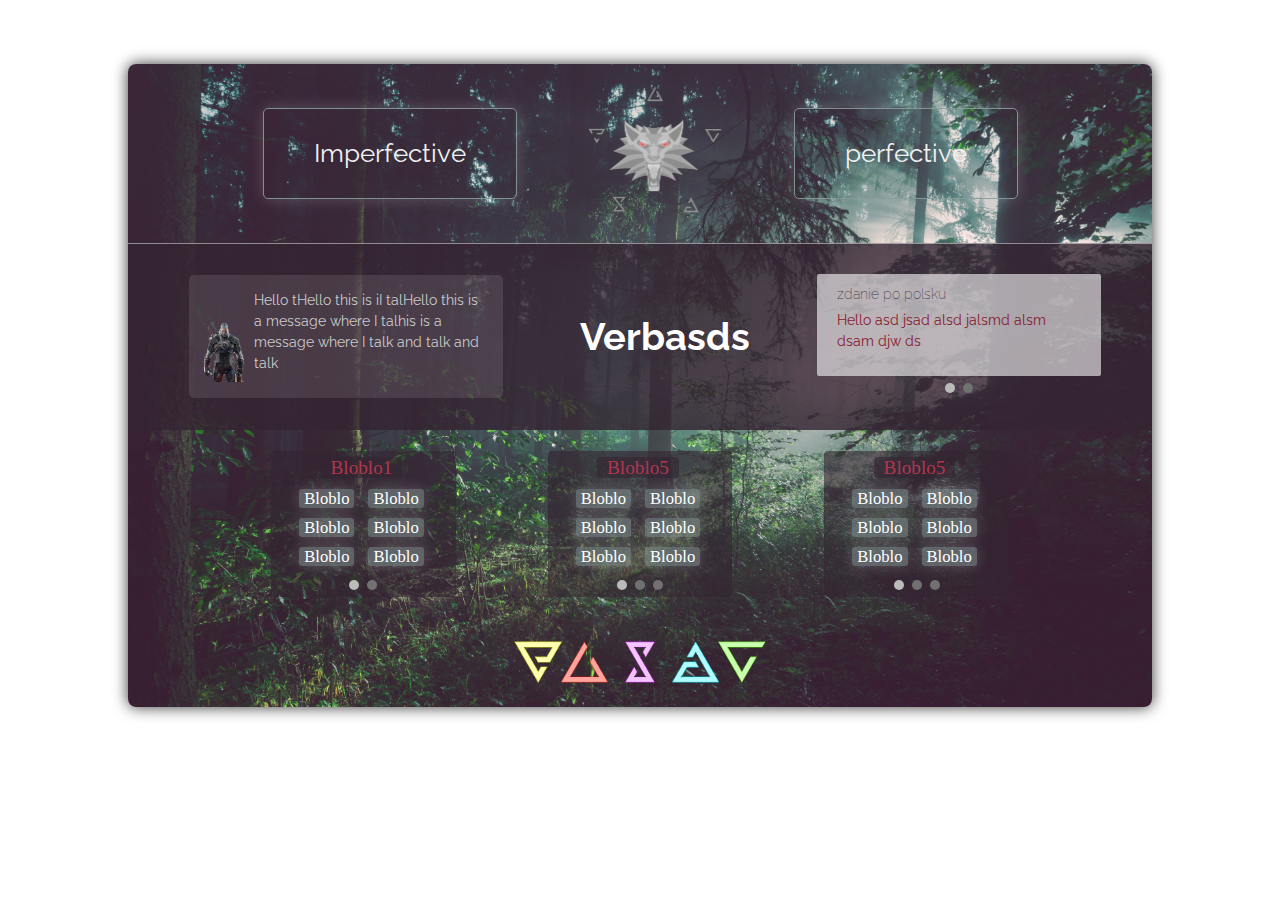
<file: languages/polish-verbs/index.html>
<!DOCTYPE html>

<html lang="en">

<head>
    <meta charset="utf-8">
    <title>Glorious Polish Verbs template</title>

    <!-- Google Fonts -->
    <link href="https://fonts.googleapis.com/css2?family=Raleway:wght@200;400;700&display=swap" rel="stylesheet">
    <link href="https://fonts.googleapis.com/css2?family=IBM+Plex+Sans:wght@300&family=Inconsolata:wght@300&family=PT+Sans&family=Tajawal&display=swap" rel="stylesheet"> 

    <link rel="stylesheet" href="style.css">
</head>

<body>
    <div class="main-card">

        <!-- TOP AREA 
             :::Includes the Imperfective and perfective forms of the verb-->

        <div class="top section">
            <div class="touch">Imperfective</div>
            <div class="wolf"><img class="wolf-img" src="images/whitewolf.png"></div>
            <div class="touch">perfective</div>
        </div>

        <!-- MIDDLE AREA
            ::::Includes: 1) Notes; 2) Verb in English; 3) Example sentences-->

        <div class="middle section">

            <!-- Bestiary: notes -->
            <div class="bestiary">
                <div class="geralt">
                    <img class="geralt-img" src="images/geralt.png">
                </div>
                <p>Hello tHello this is iI talHello this is a message where I talhis is a message where I talk and
                    talk and talk</p>
            </div>

            <!-- Verb -->
            <div class="verb">
                <p class="verb-heading">Verbasds</p>
            </div>

            <!-- Example Slideshow container -->
            <div class="slideshow-container examples">

                <div class="mySlides fade eg-polish">
                    <h3 class="eg-title">zdanie po polsku</h3>
                    <p>Hello asd jsad alsd jalsmd alsm dsam djw ds</p>
                </div>

                <div class="mySlides fade eg-english">
                    <h3 class="eg-title">denie po angielsku</h3>
                    <p>Hello theraskd sand laskdn asld lsakd awnd sne</p>
                </div>


                <!-- Slideshow dots -->
                <div style="text-align:center">
                    <span class="dot" onclick="currentSlide(1)"></span>
                    <span class="dot" onclick="currentSlide(2)"></span>
                </div>
            </div>
        </div>

        <!-- BOTTOM AREA
                :::: Includes tables of conjugation -->

        <div class="bottom section slideshow-tables-container">

            <!-- TABLES 1: Present and simple future perfective -->
            <div class="table-container">
                <div class="table1 fade">
                    <table class="table-item">
                        <tbody>
                            <tr>
                                <td colspan="2"><span class="tabletitle">Bloblo1</span></td>
                                <td></td>
                            </tr>
                            <tr>
                                <td><span class="mini-touch">Bloblo</span></td>
                                <td><span class="mini-touch">Bloblo</span></td>
                            </tr>
                            <tr>
                                <td><span class="mini-touch">Bloblo</span></td>
                                <td><span class="mini-touch">Bloblo</span></td>
                            </tr>
                            <tr>
                                <td><span class="mini-touch">Bloblo</span></td>
                                <td><span class="mini-touch">Bloblo</span></td>
                            </tr>
                        </tbody>
                    </table>
                </div>
                <div class="table1 fade">
                    <table class="table-item">
                        <tbody>
                            <tr>
                                <td colspan="2"><span class="tabletitle">Bloblo2</span></td>
                                <td></td>
                            </tr>
                            <tr>
                                <td><span class="mini-touch">Bloblo</span></td>
                                <td><span class="mini-touch">Bloblo</span></td>
                            </tr>
                            <tr>
                                <td><span class="mini-touch">Bloblo</span></td>
                                <td><span class="mini-touch">Bloblo</span></td>
                            </tr>
                            <tr>
                                <td><span class="mini-touch">Bloblo</span></td>
                                <td><span class="mini-touch">Bloblo</span></td>
                            </tr>
                        </tbody>
                    </table>
                </div>
                <div style="text-align:center">
                    <span class="dot-table1" onclick="currentTable1Slide(1)"></span>
                    <span class="dot-table1" onclick="currentTable1Slide(2)"></span>
                </div>
            </div>


            <!-- TABLE 2: Past imperfect -->
            <div class="table-container">
                <div class="table2 fade">
                    <table class="table-item">
                        <tbody>
                            <tr>
                                <td colspan="2"><span class="tabletitle">Bloblo5</span></td>
                                <td></td>
                            </tr>
                            <tr>
                                <td><span class="mini-touch">Bloblo</span></td>
                                <td><span class="mini-touch">Bloblo</span></td>
                            </tr>
                            <tr>
                                <td><span class="mini-touch">Bloblo</span></td>
                                <td><span class="mini-touch">Bloblo</span></td>
                            </tr>
                            <tr>
                                <td><span class="mini-touch">Bloblo</span></td>
                                <td><span class="mini-touch">Bloblo</span></td>
                            </tr>
                        </tbody>
                    </table>
                </div>
                <div class="table2 fade">
                    <table class="table-item">
                        <tbody>
                            <tr>
                                <td colspan="2"><span class="tabletitle">Bloblo6</span></td>
                                <td></td>
                            </tr>
                            <tr>
                                <td><span class="mini-touch">Bloblo</span></td>
                                <td><span class="mini-touch">Bloblo</span></td>
                            </tr>
                            <tr>
                                <td><span class="mini-touch">Bloblo</span></td>
                                <td><span class="mini-touch">Bloblo</span></td>
                            </tr>
                            <tr>
                                <td><span class="mini-touch">Bloblo</span></td>
                                <td><span class="mini-touch">Bloblo</span></td>
                            </tr>
                        </tbody>
                    </table>
                </div>
                <div class="table2 fade">
                    <table class="table-item">
                        <tbody>
                            <tr>
                                <td colspan="2"><span class="tabletitle">Bloblo7</span></td>
                                <td></td>
                            </tr>
                            <tr>
                                <td><span class="mini-touch">Bloblo</span></td>
                                <td><span class="mini-touch">Bloblo</span></td>
                            </tr>
                            <tr>
                                <td><span class="mini-touch">Bloblo</span></td>
                                <td><span class="mini-touch">Bloblo</span></td>
                            </tr>
                            <tr>
                                <td><span class="mini-touch">Bloblo</span></td>
                                <td><span class="mini-touch">Bloblo</span></td>
                            </tr>
                        </tbody>
                    </table>
                </div>
                <div style="text-align:center">
                    <span class="dot-table2" onclick="currentTable2Slide(1)"></span>
                    <span class="dot-table2" onclick="currentTable2Slide(2)"></span>
                    <span class="dot-table2" onclick="currentTable2Slide(3)"></span>
                </div>
            </div>

            <!-- TABLE 3: Past imperfect -->
            <div class="table-container">
                <div class="table3 fade">
                    <table class="table-item">
                        <tbody>
                            <tr>
                                <td colspan="2"><span class="tabletitle">Bloblo5</span></td>
                                <td></td>
                            </tr>
                            <tr>
                                <td><span class="mini-touch">Bloblo</span></td>
                                <td><span class="mini-touch">Bloblo</span></td>
                            </tr>
                            <tr>
                                <td><span class="mini-touch">Bloblo</span></td>
                                <td><span class="mini-touch">Bloblo</span></td>
                            </tr>
                            <tr>
                                <td><span class="mini-touch">Bloblo</span></td>
                                <td><span class="mini-touch">Bloblo</span></td>
                            </tr>
                        </tbody>
                    </table>
                </div>
                <div class="table3 fade">
                    <table class="table-item">
                        <tbody>
                            <tr>
                                <td colspan="2"><span class="tabletitle">Bloblo6</span></td>
                                <td></td>
                            </tr>
                            <tr>
                                <td><span class="mini-touch">Bloblo</span></td>
                                <td><span class="mini-touch">Bloblo</span></td>
                            </tr>
                            <tr>
                                <td><span class="mini-touch">Bloblo</span></td>
                                <td><span class="mini-touch">Bloblo</span></td>
                            </tr>
                            <tr>
                                <td><span class="mini-touch">Bloblo</span></td>
                                <td><span class="mini-touch">Bloblo</span></td>
                            </tr>
                        </tbody>
                    </table>
                </div>
                <div class="table3 fade">
                    <table class="table-item">
                        <tbody>
                            <tr>
                                <td colspan="2"><span class="tabletitle">Bloblo7</span></td>
                                <td></td>
                            </tr>
                            <tr>
                                <td><span class="mini-touch">Bloblo</span></td>
                                <td><span class="mini-touch">Bloblo</span></td>
                            </tr>
                            <tr>
                                <td><span class="mini-touch">Bloblo</span></td>
                                <td><span class="mini-touch">Bloblo</span></td>
                            </tr>
                            <tr>
                                <td><span class="mini-touch">Bloblo</span></td>
                                <td><span class="mini-touch">Bloblo</span></td>
                            </tr>
                        </tbody>
                    </table>
                </div>
                <div style="text-align:center">
                    <span class="dot-table3" onclick="currentTable3Slide(1)"></span>
                    <span class="dot-table3" onclick="currentTable3Slide(2)"></span>
                    <span class="dot-table3" onclick="currentTable3Slide(3)"></span>
                </div>
            </div>
           

        </div>

        <footer class="footer">
            <img src="images/flag.png">
        </footer>
    </div>

    <!-- Footer -->


    </div>

    <script>

        // Slideshow Example
        var slideIndex = 1;
        showSlides(slideIndex);

        // Thumbnail image controls
        function currentSlide(n) {
            showSlides(slideIndex = n); // Por qué es esto necesario
        }

        function showSlides(n) {
            var i;
            var slides = document.getElementsByClassName("mySlides");
            var dots = document.getElementsByClassName("dot");
            for (i = 0; i < slides.length; i++) {
                slides[i].style.display = "none";
            }
            for (i = 0; i < dots.length; i++) {
                dots[i].className = dots[i].className.replace(" active", "");
            }
            slides[slideIndex - 1].style.display = "block"; // why "-1"
            dots[slideIndex - 1].className += " active";
        }

        // Slideshow Tables 2
        var table1Index = 1;
        showTable1(table1Index);

        function currentTable1Slide(n) {
            showTable1(table1Index = n);
        }

        function showTable1(n) {
            var i;
            var table1Slide = document.getElementsByClassName("table1");
            var dotsTable1 = document.getElementsByClassName("dot-table1");

            for (i = 0; i < table1Slide.length; i++) {
                table1Slide[i].style.display = "none";
            }
            for (i = 0; i < dotsTable1.length; i++) {
                dotsTable1[i].className = dotsTable1[i].className.replace(" active", ""); // className ?
            }
            table1Slide[table1Index - 1].style.display = "block";
            dotsTable1[table1Index - 1].className += " active";
        }

        // Slideshow Table 2
        var table2Index = 1;
        showTable2(table2Index);

        function currentTable2Slide(n) {
            showTable2(table2Index = n);
        }

        function showTable2(n) {
            var i;
            var table2Slide = document.getElementsByClassName("table2");
            var dotsTable2 = document.getElementsByClassName("dot-table2");

            for (i = 0; i < table2Slide.length; i++) {
                table2Slide[i].style.display = "none";
            }
            for (i = 0; i < dotsTable2.length; i++) {
                dotsTable2[i].className = dotsTable2[i].className.replace(" active", ""); // className ?
            }
            table2Slide[table2Index - 1].style.display = "block";
            dotsTable2[table2Index - 1].className += " active";
        }

        // Slideshow Table 3
                var table3Index = 1;
        showTable3(table3Index);

        function currentTable3Slide(n) {
            showTable3(table3Index = n);
        }

        function showTable3(n) {
            var i;
            var table3Slide = document.getElementsByClassName("table3");
            var dotsTable3 = document.getElementsByClassName("dot-table3");

            for (i = 0; i < table3Slide.length; i++) {
                table3Slide[i].style.display = "none";
            }
            for (i = 0; i < dotsTable3.length; i++) {
                dotsTable3[i].className = dotsTable3[i].className.replace(" active", ""); // className ?
            }
            table3Slide[table3Index - 1].style.display = "block";
            dotsTable3[table3Index - 1].className += " active";
        }


        // Slides Tables 4
    </script>
</body>

</html>
</file>
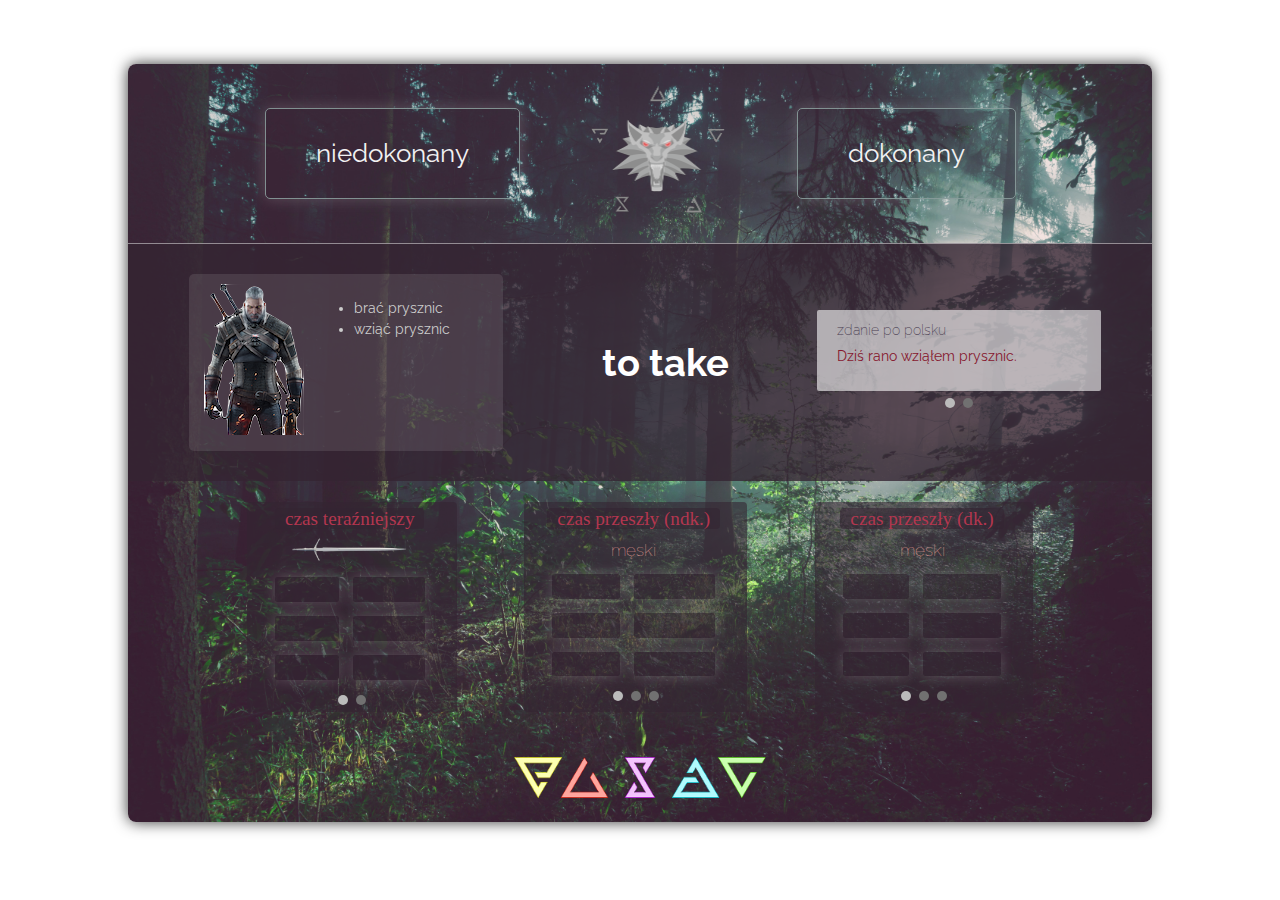
<file: templates/polish-verbs/index.html>
<!DOCTYPE html>

<html lang="en">

<head>
    <meta charset="utf-8">
    <title>Glorious Polish Verbs template</title>

    <!-- Google Fonts -->
    <link href="https://fonts.googleapis.com/css2?family=Raleway:wght@200;400;700&display=swap" rel="stylesheet">
    <link
        href="https://fonts.googleapis.com/css2?family=IBM+Plex+Sans:wght@300&family=Inconsolata:wght@300&family=PT+Sans&family=Tajawal&display=swap"
        rel="stylesheet">

    <!-- My Stylesheet -->
    <link rel="stylesheet" href="style.css">
</head>

<body>

    <div class="main-card">
        <!-- TOP AREA 
            ::::Includes the Imperfective and perfective forms of the verb -->

        <div class="top section">
            <div class="touch">
                <span id="nied" onclick="showTouch(1)">niedokonany</span>
                <span id="imperfective">brać</span>
            </div>
            <div class="wolf"><img class="wolf-img" src="images/whitewolf.png"></div>
            <div class="touch">
                <span id="dok" onclick="showTouch(2)">dokonany</span>
                <span id="perfective">wziąć</span>
            </div>
        </div>

        <!-- MIDDLE AREA
            ::::Includes: 1) Notes; 2) Verb in English; 3) Example sentences-->

        <div class="middle section">

            <!-- Bestiary: notes -->
            <div class="bestiary">
                <div class="geralt">
                    <img class="geralt-img" src="images/geralt.png">
                </div>
                <p>
                    <ul>
                        <li>brać prysznic</li>
                        <li>wziąć prysznic</li>
                    </ul>
                </p>
            </div>

            <!-- Verb in infinitive -->
            <div class="verb">
                <p class="verb-heading">to take</p>
            </div>

            <!-- Example box -->
            <!-- Slideshow container -->
            <div class="slideshow-container examples">

                <!-- Polish example -->
                <div class="mySlides fade eg-polish">
                    <h3 class="eg-title">zdanie po polsku</h3>
                    <p>Dziś rano wziąłem prysznic.</p>
                </div>

                <!-- English example -->
                <div class="mySlides fade eg-english">
                    <h3 class="eg-title">zdanie po angielsku</h3>
                    <p>I took a shower this morning.</p>
                </div>

                <!-- Slideshow dots -->
                <div style="text-align:center">
                    <span class="dot" onclick="currentSlide(1)"></span>
                    <span class="dot" onclick="currentSlide(2)"></span>
                </div>
            </div>
        </div>

        <!-- BOTTOM AREA
             :::: Includes tables of conjugation -->
        <div class="bottom section slideshow-tables-container">

            <!-- TABLES 1: Present and simple future perfective -->
            <div class="table-container">

                <!-- Present -->
                <div class="table1 fade">
                    <table class="table-item">
                        <tbody>
                            <tr>
                                <td colspan="2"><span class="tabletitle">czas teraźniejszy</span></td>
                                <td></td>
                            </tr>
                            <tr>
                                <td colspan="2"><img class="sword" src="images/sword.png"></td>
                            </tr>
                            <tr>
                                <td><span class="mini-touch" onclick="showMiniTouch(1)">robię</span></td>
                                <td><span class="mini-touch" onclick="showMiniTouch(2)">robisz</span></td>
                            </tr>
                            <tr>
                                <td><span class="mini-touch" onclick="showMiniTouch(3)">robi</span></td>
                                <td><span class="mini-touch" onclick="showMiniTouch(4)">robimy</span></td>
                            </tr>
                            <tr>
                                <td><span class="mini-touch" onclick="showMiniTouch(5)">robicie</span></td>
                                <td><span class="mini-touch" onclick="showMiniTouch(6)">robią</span></td>
                            </tr>
                        </tbody>
                    </table>
                </div>

                <!-- Simple future perfective -->
                <div class="table1 fade">
                    <table class="table-item">
                        <tbody>
                            <tr>
                                <td colspan="2"><span class="tabletitle">czas przyszły prosty</span></td>
                            </tr>
                            <tr>
                                <td colspan="2"><img class="sword" src="images/sword.png"></td>
                            </tr>
                            <tr>
                                <td><span class="mini-touch" onclick="showMiniTouch(7)">zrobię</span></td>
                                <td><span class="mini-touch" onclick="showMiniTouch(8)">zrobisz</span></td>
                            </tr>
                            <tr>
                                <td><span class="mini-touch" onclick="showMiniTouch(9)">zrobi</span></td>
                                <td><span class="mini-touch" onclick="showMiniTouch(10)">zrobimy</span></td>
                            </tr>
                            <tr>
                                <td><span class="mini-touch" onclick="showMiniTouch(11)">zrobicie</span></td>
                                <td><span class="mini-touch" onclick="showMiniTouch(12)">zrobią</span></td>
                            </tr>
                        </tbody>
                    </table>
                </div>

                <!-- Slideshow dots -->
                <div style="text-align:center">
                    <span class="dot-table1" onclick="currentTable1Slide(1)"></span>
                    <span class="dot-table1" onclick="currentTable1Slide(2)"></span>
                </div>
            </div>


            <!-- TABLE 2: Past imperfect -->
            <div class="table-container">

                <!-- Masculine -->
                <div class="table2 fade">
                    <table class="table-item">
                        <tbody>
                            <tr>
                                <td colspan="2"><span class="tabletitle">czas przeszły (ndk.)</span></td>
                                <td></td>
                            </tr>
                            <tr>
                                <td colspan="2" class="gender masc">męski</td>
                            </tr>
                            <tr>
                                <td><span class="mini-touch" onclick="showMiniTouch(13)">zrobiłem</span></td>
                                <td><span class="mini-touch" onclick="showMiniTouch(14)">zrobiłeś</span></td>
                            </tr>
                            <tr>
                                <td><span class="mini-touch" onclick="showMiniTouch(15)">zrobił</span></td>
                                <td><span class="mini-touch" onclick="showMiniTouch(16)">zrobiliśmy</span></td>
                            </tr>
                            <tr>
                                <td><span class="mini-touch" onclick="showMiniTouch(17)">zrobiliście</span></td>
                                <td><span class="mini-touch" onclick="showMiniTouch(18)">zrobili</span></td>
                            </tr>
                        </tbody>
                    </table>
                </div>

                <!-- Femenine -->
                <div class="table2 fade">
                    <table class="table-item">
                        <tbody>
                            <tr>
                                <td colspan="2"><span class="tabletitle">czas przeszły (ndk.)</span></td>
                                <td></td>
                            </tr>
                            <tr>
                                <td colspan="2" class="gender fem">żeński</td>
                            </tr>
                            <tr>
                                <td><span class="mini-touch" onclick="showMiniTouch(19)">zrobiłam</span></td>
                                <td><span class="mini-touch" onclick="showMiniTouch(20)">Bloblo</span></td>
                            </tr>
                            <tr>
                                <td><span class="mini-touch" onclick="showMiniTouch(21)">Bloblo</span></td>
                                <td><span class="mini-touch" onclick="showMiniTouch(22)"">Bloblo</span></td>
                                </tr>
                                <tr>
                                    <td><span class=" mini-touch" onclick="showMiniTouch(23)">Bloblo</span></td>
                                <td><span class="mini-touch" onclick="showMiniTouch(24)">Bloblo</span></td>
                            </tr>
                        </tbody>
                    </table>
                </div>

                <!-- Neuter -->
                <div class="table2 fade">
                    <table class="table-item">
                        <tbody>
                            <tr>
                                <td colspan="2"><span class="tabletitle">czas przeszły (ndk.)</span></td>
                                <td></td>
                            </tr>
                            <tr>
                                <td colspan="2" class="gender neut">nijaki</td>
                            </tr>
                            <tr>
                                <td><span class="mini-touch" onclick="showMiniTouch(25)">Ø</span></td>
                                <td><span class="mini-touch" onclick="showMiniTouch(26)">Ø</span></td>
                            </tr>
                            <tr>
                                <td><span class="mini-touch" onclick="showMiniTouch(27)">Ø</span></td>
                                <td><span class="mini-touch" onclick="showMiniTouch(28)">Ø</span></td>
                            </tr>
                            <tr>
                                <td><span class="mini-touch" onclick="showMiniTouch(29)">Bloblo</span></td>
                                <td><span class="mini-touch" onclick="showMiniTouch(30)">Bloblo</span></td>
                            </tr>
                        </tbody>
                    </table>
                </div>

                <!-- Slideshow dots -->
                <div style="text-align:center">
                    <span class="dot-table2" onclick="currentTable2Slide(1)"></span>
                    <span class="dot-table2" onclick="currentTable2Slide(2)"></span>
                    <span class="dot-table2" onclick="currentTable2Slide(3)"></span>
                </div>
            </div>

            <!-- TABLE 3: Past perfect -->
            <div class="table-container">

                <!-- Masculine -->
                <div class="table3 fade">
                    <table class="table-item">
                        <tbody>
                            <tr>
                                <td colspan="2"><span class="tabletitle">czas przeszły (dk.)</span></td>
                                <td></td>
                            </tr>
                            <tr>
                                <td colspan="2" class="gender masc">męski</td>
                            </tr>
                            <tr>
                                <td><span class="mini-touch" onclick="showMiniTouch(31)">Bloblo</span></td>
                                <td><span class="mini-touch" onclick="showMiniTouch(32)">Bloblo</span></td>
                            </tr>
                            <tr>
                                <td><span class="mini-touch" onclick="showMiniTouch(33)">Bloblo</span></td>
                                <td><span class="mini-touch" onclick="showMiniTouch(34)">Bloblo</span></td>
                            </tr>
                            <tr>
                                <td><span class="mini-touch" onclick="showMiniTouch(35)">Bloblo</span></td>
                                <td><span class="mini-touch" onclick="showMiniTouch(36)">Bloblo</span></td>
                            </tr>
                        </tbody>
                    </table>
                </div>

                <!-- Feminine -->
                <div class="table3 fade">
                    <table class="table-item">
                        <tbody>
                            <tr>
                                <td colspan="2"><span class="tabletitle">czas przeszły (dk.)</span></td>
                                <td></td>
                            </tr>
                            <tr>
                                <td colspan="2" class="gender fem">żeński</td>
                            </tr>
                            <tr>
                                <td><span class="mini-touch" onclick="showMiniTouch(37)">Bloblo</span></td>
                                <td><span class="mini-touch" onclick="showMiniTouch(38)">Bloblo</span></td>
                            </tr>
                            <tr>
                                <td><span class="mini-touch" onclick="showMiniTouch(39)">Bloblo</span></td>
                                <td><span class="mini-touch" onclick="showMiniTouch(40)">Bloblo</span></td>
                            </tr>
                            <tr>
                                <td><span class="mini-touch" onclick="showMiniTouch(41)">Bloblo</span></td>
                                <td><span class="mini-touch" onclick="showMiniTouch(42)">Bloblo</span></td>
                            </tr>
                        </tbody>
                    </table>
                </div>

                <!-- Neutrum -->
                <div class="table3 fade">
                    <table class="table-item">
                        <tbody>
                            <tr>
                                <td colspan="2"><span class="tabletitle">czas przeszły (dk.)</span></td>
                                <td></td>
                            </tr>
                            <tr>
                                <td colspan="2" class="gender neut">nijaki</td>
                            </tr>
                            <tr>
                                <td><span class="mini-touch" onclick="showMiniTouch(43)">Ø</span></td>
                                <td><span class="mini-touch" onclick="showMiniTouch(44)">Ø</span></td>
                            </tr>
                            <tr>
                                <td><span class="mini-touch" onclick="showMiniTouch(45)">Ø</span></td>
                                <td><span class="mini-touch" onclick="showMiniTouch(46)">Ø</span></td>
                            </tr>
                            <tr>
                                <td><span class="mini-touch" onclick="showMiniTouch(47)">Bloblo</span></td>
                                <td><span class="mini-touch" onclick="showMiniTouch(48)">Bloblo</span></td>
                            </tr>
                        </tbody>
                    </table>
                </div>

                <!-- Slideshow dots -->
                <div style="text-align:center">
                    <span class="dot-table3" onclick="currentTable3Slide(1)"></span>
                    <span class="dot-table3" onclick="currentTable3Slide(2)"></span>
                    <span class="dot-table3" onclick="currentTable3Slide(3)"></span>
                </div>
            </div>
        </div>

        <div id="present" style="display: none">biorę, bierzesz, bierze, bierzemy, bierzecie, biorą</div>
        <div id="future" style="display: none">wezmę, weźmiesz, weźmie, weźmiemy, weźmiecie, wezmą</div>
        <div id="pastperf-m" style="display: none">brałem, brałeś, brał, braliśmy, braliście, brali</div>
        <div id="pastperf-f" style="display: none">brałam, brałaś, brała, brałyśmy, brałyście, brały</div>
        <div id="pastperf-n" style="display: none">-, -, brało, -, -, brały</div>
        <div id="pastimperf-m" style="display: none">wziąłem, wziąłeś, wziął, wzięliśmy, wzięliście, wzięli</div>
        <div id="pastimperf-f" style="display: none">wzięłam, wzięłaś, wzięła, wzięłyśmy, wzięłyście, wzięły</div>
        <div id="pastimperf-n" style="display: none">-, -, wzięło, -, -, wzięły</div>

        <!-- Footer with witcher symbols -->
        <footer class="footer">
            <img src="images/flag.png">
        </footer>
    </div>

    <!-- Control section -->
    <!-- <div class="controls">
            <label for="present-tense">Present tense:
                <input id="present-tense" type="text">
            </label>

            <label for="past-tense-imp">Past tense Imperfective:
                 <input id="past-tense-imp" type="text">
            </label>

            <label for="past-tense-per">Past tense imperfective:
                 <input id="past-tense-per" type="text">
             </label>


            <input type="button" value="Update!" onClick="presenTense()">
    </div> -->



    <!-- SCRIPTS -->
    <script>
        // Slideshow Example
        var slideIndex = 1;
        showSlides(slideIndex);

        // Thumbnail image controls
        function currentSlide(n) {
            showSlides(slideIndex = n); // Por qué es esto necesario
        }

        function showSlides(n) {
            var i;
            var slides = document.getElementsByClassName("mySlides");
            var dots = document.getElementsByClassName("dot");
            for (i = 0; i < slides.length; i++) {
                slides[i].style.display = "none";
            }
            for (i = 0; i < dots.length; i++) {
                dots[i].className = dots[i].className.replace(" active", "");
            }
            slides[slideIndex - 1].style.display = "block"; // why "-1"
            dots[slideIndex - 1].className += " active";
        }

        // Slideshow Tables 2
        var table1Index = 1;
        showTable1(table1Index);

        function currentTable1Slide(n) {
            showTable1(table1Index = n);
        }

        function showTable1(n) {
            var i;
            var table1Slide = document.getElementsByClassName("table1");
            var dotsTable1 = document.getElementsByClassName("dot-table1");

            for (i = 0; i < table1Slide.length; i++) {
                table1Slide[i].style.display = "none";
            }
            for (i = 0; i < dotsTable1.length; i++) {
                dotsTable1[i].className = dotsTable1[i].className.replace(" active", ""); // className ?
            }
            table1Slide[table1Index - 1].style.display = "block";
            dotsTable1[table1Index - 1].className += " active";
        }

        // Slideshow Table 2
        var table2Index = 1;
        showTable2(table2Index);

        function currentTable2Slide(n) {
            showTable2(table2Index = n);
        }

        function showTable2(n) {
            var i;
            var table2Slide = document.getElementsByClassName("table2");
            var dotsTable2 = document.getElementsByClassName("dot-table2");

            for (i = 0; i < table2Slide.length; i++) {
                table2Slide[i].style.display = "none";
            }
            for (i = 0; i < dotsTable2.length; i++) {
                dotsTable2[i].className = dotsTable2[i].className.replace(" active", ""); // className ?
            }
            table2Slide[table2Index - 1].style.display = "block";
            dotsTable2[table2Index - 1].className += " active";
        }

        // Slideshow Table 3
        var table3Index = 1;
        showTable3(table3Index);

        function currentTable3Slide(n) {
            showTable3(table3Index = n);
        }

        function showTable3(n) {
            var i;
            var table3Slide = document.getElementsByClassName("table3");
            var dotsTable3 = document.getElementsByClassName("dot-table3");

            for (i = 0; i < table3Slide.length; i++) {
                table3Slide[i].style.display = "none";
            }
            for (i = 0; i < dotsTable3.length; i++) {
                dotsTable3[i].className = dotsTable3[i].className.replace(" active", ""); // className ?
            }
            table3Slide[table3Index - 1].style.display = "block";
            dotsTable3[table3Index - 1].className += " active";
        }


        //  TOUCH & MINITOUCH

        // Automatically hide Touch and Minitouch
        hideAllTouch();

        function hideAllTouch() {
            var imperfective = document.getElementById("imperfective");
            var perfective = document.getElementById("perfective");
            var miniTouch = document.getElementsByClassName("mini-touch");
            imperfective.style.display = "none";
            perfective.style.display = "none";


            // Hides mini-touch
            for (var i = 0; i < miniTouch.length; i++) {
                miniTouch[i].classList.add("hidden");
            }
        }

        // Show Touch
        function showTouch(n) {
            var imperfective = document.getElementById("imperfective");
            var perfective = document.getElementById("perfective");
            var nied = document.getElementById("nied");
            var dok = document.getElementById("dok");
            var touch = document.getElementsByClassName("touch");


            if (n < 2) {
                imperfective.style.display = "block";
                nied.style.display = "none";
            } else {
                perfective.style.display = "block";
                dok.style.display = "none";
            }
        }



        // Show Mini-touch
        var miniTouch = document.getElementsByClassName("mini-touch");
        function showMiniTouch(n) {
            miniTouch[n - 1].classList.remove("hidden");
        }
   
        // Take input and change DOM element
        function presenTense() {
            var input = document.getElementById('present-tense');
            console.log("input is " + input.value)

            var present = document.getElementById('present');
            console.log("present is " + present)

            present.innerHTML = input.value;
            console.log("present is " + present.innerHTML)
            string_to_array("present", 1);
            showZeroCells();
        }


        // Convert a string to array to table

        string_to_array("present", 1);
        string_to_array("future", 2);
        string_to_array("pastperf-m", 3);
        string_to_array("pastperf-f", 4);
        string_to_array("pastperf-n", 5);
        string_to_array("pastimperf-m", 6);
        string_to_array("pastimperf-f", 7);
        string_to_array("pastimperf-n", 8);

        function string_to_array(name, table) {
            var tense = document.getElementById(name).innerText;

            tense = tense.trim().split(",");
            while (tense.length < 6) {
                tense.push("Ø");
            }

            var rowLength = 3;
            var i = ((table-1)*6) // hardcoded

            // Organize verbs in cells
            for (let row = 0; row < rowLength; row++) {
                    miniTouch[i].innerText = tense[row];
                    miniTouch[i+1].innerText = tense[row + 3];
                    i = i + 2;   
            }         
        }



        // Change dashes to "Ø" & Always show the empty cells showing "Ø"
        showZeroCells();

 
        function showZeroCells() {
            var miniTouch = document.getElementsByClassName("mini-touch");
            console.log(miniTouch.length);
            for (var i = 0; i < miniTouch.length; i++) {
                console.log(miniTouch[i].innerText);
                if (miniTouch[i].innerText == "-") {
                    miniTouch[i].innerText = "Ø";
                    console.log(miniTouch[i].innerText);
                }

                if (miniTouch[i].innerText == "Ø") {
                    miniTouch[i].classList.remove("hidden");
                }   
            }
        }

        // If touch element field is empty, show Ø
        showZeroTouch();
        function showZeroTouch() {
            var imperfective = document.getElementById("imperfective");
            var perfective = document.getElementById("perfective");
            var dok = document.getElementById("dok");
            var nied = document.getElementById("nied");
            
            if (perfective.innerHTML === "") {
                dok.innerHTML = "Ø"; 
                dok.removeAttribute("onclick");
            }

            if (imperfective.innerHTML === "") {
                nied.innerHTML = "Ø";
                nied.removeAttribute("onclick");
            }
        }


    </script>
</body>

</html>
</file>
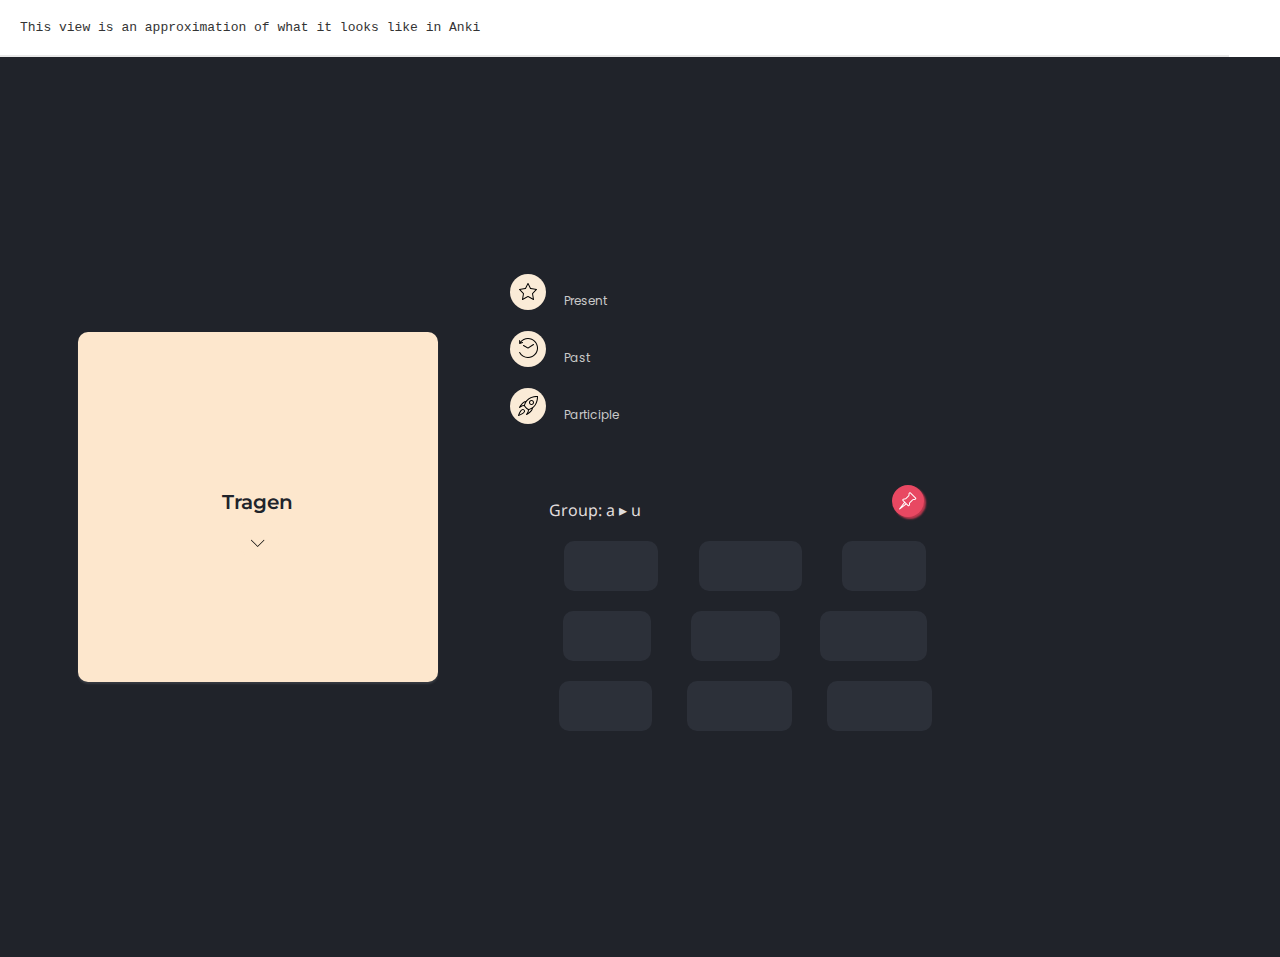
<file: templates/german-grammar-stark-verbs/german-stark-verbs.html>
<!DOCTYPE html>
<html lang="en">
  <head>
    <meta charset="UTF-8" />
    <meta name="viewport" content="width=device-width, initial-scale=1.0" />
    <title>Starke Verben</title>
    <link rel="preconnect" href="https://fonts.gstatic.com">  
    <link href="https://fonts.googleapis.com/css2?family=Montserrat:wght@400;500;600&family=Noto+Sans&family=Poppins&family=Reem+Kufi&display=swap" rel="stylesheet"> 
    <style>
      html, body {
        margin: 0;
        padding: 0;
        width: 98%;
        height: 98%;
      }

      .container {
        font-family: 'Poppins', sans-serif;
        margin: auto;
        width: 99vw;
        height: 100vh;
        text-align: center;
        overflow: hidden;
        background-color: rgb(32, 35, 42);
        color: #eee;
        border: 4px solid rgb(32, 35, 42);
        z-index: 1;
      }

      .tags {
        border-bottom: solid 2px rgb(233,233,233);
        padding: 20px;
        font-family: 'IBM Plex Mono', monospace;
        font-size: 13px;
        color: #333;
      }

      /* Reset some styles */
      li,
      ul {
        padding: 0; 
        margin: 0;
        list-style-type: none;
      }

      img {
        width: 64px;
        height: 64px;
      }
      h1,
      h2,
      p {
        margin: 0;
      }

      b {
        background-color: rgb(255, 222, 184);
        padding: 2px 3px;
        border-radius: 3px;
      }

      /* Header */
      .header {
        background-color: rgb(253, 231, 205);
        border-radius: 10px;
        color: rgb(32, 35, 42);
        box-shadow: 0 2px 2px rgb(56, 59, 66);
        position: relative;
        z-index: 222;
        max-width: 100vw;
      }

      .header__remember {
        transition: all 1s ease;
        max-height: 0;
        opacity: 0;
      }

      .more-info {
        position: absolute;
        left: 50%;
        bottom: -18px;
        transform: translateX(-50%);
        height: 42px;
        width: 42px;
        border-radius: 50%;
        background-color: rgb(253, 231, 205);
        cursor: pointer;
        transition: all 0.2s ease;
        z-index: 1;
      }

      .more-info:hover {
        bottom: -20px;
      }

      .more-info:active,
      .more-info:focus {
        box-shadow: 0 2px 0 rgb(197, 179, 159);
      }
      .more-info::before {
        content: url(images/lnr-chevron-down.svg);
        width: 42px;
        height: 20px;
        position: absolute;
        bottom: 7px;

        left: 0;
      }

      .story {
        font-family: 'Poppins', sans-serif;
        font-size: 14px;
        padding: 24px 20%;
      }

      .verb__title {
        font-size: 20px;
        padding: 8px 0 18px;
        font-family: 'Montserrat', sans-serif;
        font-weight: 600;
      }

      /* CONJUGATION VERBS */
      /* Make verbs appear */
      .conjugation {
        width: 80%;
        margin: 36px auto 0;
      }
      .conjugation__item {
        font-weight: normal;
        padding: 8px 0 8px 36px;
        font-size: 15px;
        text-align: left;
        display: flex;
        flex-direction: column;
        position: relative;
        transition: background-color 0.5s ease, border-radius 0.5s ease,
          box-shadow 0.2s ease-in;
        box-shadow: 0 0 0 rgb(91, 89, 100);
        margin-left: 10px;
      }

      .conjugation__title {
        font-size: 12px;
        color: rgb(201, 201, 201);
        line-height: 1;
        cursor: pointer;
        padding-bottom: 6px;
      }

      .conjugation__verb {
        opacity: 0;
        transition: all 0.5s ease;
        -webkit-transition: all 0.5s ease;
        -moz-transition: all 0.5s ease;
        -o-transition: all 0.5s ease;
      }

      .conjugation__item:hover {
        background-color: rgb(58, 62, 73);
        border-radius: 20px;
        cursor: pointer;
      }
      #present.conjugation__item:hover::before {
        background-color: rgb(244, 215, 250);
      }

      #past.conjugation__item:hover::before {
        background-color: rgb(243, 168, 198);
      }
      #participle.conjugation__item:hover::before {
        background-color: rgb(247, 208, 173);
      }
      .conjugation__item:active,
      .conjugation__item:focus {
        box-shadow: 0 2px 2px rgb(91, 89, 100);
      }
      .conjugation__item::before {
        text-align: center;
        line-height: 44px;
        background-color: antiquewhite;
        width: 36px;
        height: 36px;
        position: absolute;
        left: 0;
        transform: translate(-50%, -50%);
        border-radius: 50%;
        top: 50%;
        color: rgb(118, 82, 97);
      }

      #present .conjugation__verb {
        color: rgb(196, 143, 245);
      }
      #past .conjugation__verb {
        color: rgb(245, 143, 199);
      }
      #participle .conjugation__verb {
        color: rgb(245, 164, 143);
      }

      #present::before {
        content: url(images/lnr-star.svg);
      }
      #past::before {
        content: url(images/lnr-history.svg);
      }
      #participle::before {
        content: url(images/lnr-rocket.svg);
        line-height: 46px;
      }

      /* RELATED VERBS */
      .related {
        position: relative;
      }
      .related__container {
        display: flex;
        flex-wrap: wrap;
        justify-content: space-evenly;
        margin: 10px auto;


      }

      .related__title {
        font-size: 16px;
        text-align: left;
        font-weight: normal;
        padding-left: 15px;
        color: rgb(224, 221, 221);
        font-family: 'Noto Sans', sans-serif;
        margin-top: 24px;
        position: relative;
      }
      .related__item {
        background-color: rgb(44, 48, 57);
        padding: 16px 24px;
        border-radius: 10px;
        font-size: 12px;
        cursor: pointer;
        color: transparent;
        transition: color 0.3s ease-out, background-color 0.3s ease-in-out;
        margin: 10px;
      }

      .related__item:hover {
        background-color: rgb(57, 61, 71);
      }


      .show-all {
        display: block;
        background: url(images/lnr-pushpin.svg) no-repeat center;
        height: 20px;
        width: 20px;
        top: -12px;

        right: 32px;
        position: absolute;
        padding: 6px;
        background-color: rgb(232, 72, 98);
        box-shadow: 2px 2px 2px rgb(189, 56, 78);
        border-radius: 50%;
        cursor: pointer;
        transition: all 0.5s ease;
      }

      .show-all:hover {
        background-color: rgb(238, 99, 123);
      }

      .show-all:active {
        background-color: rgb(232, 72, 98);
        transform: translate(2px, 2px);
        box-shadow: none;
      }

      /* HELPERS */

      .opacity-1 {
        opacity: 1;
      }

      .slide-in {
        transform: translateY(0);
        opacity: 1;
        max-height: 500px;
      }

      .slide-out {
        transform: translateY(-100%);
        opacity: 0;
      }

      .whiteText {
      color: rgba(255, 255, 255, 1);
      }


      .hidden {
       display: none;
      }





      @media screen and (min-width: 800px) {
        .container {
          box-sizing: border-box;
          padding: 11% 20%;
          width: 100vw;
          height: 100vh;
          display: grid;
          grid-template-columns: repeat(1fr, 8);
          grid-template-rows: repeat(1fr, 4);
          grid-template-areas:
            "hd hd cj cj cj cj cj cj"
            "hd hd cj cj cj cj cj cj"
            "hd hd rv rv rv rv rv rv"
            "hd hd rv rv rv rv rv rv"
        }

        .header {
          grid-area: hd;
          margin: 50px 50px 50px 0;
          display: flex;
          align-items: center;
          justify-content: center;
          flex-direction: column;
          width: 350px;
        }


        .more-info {
          bottom: unset;
          transform: translate(-50%, 31px);
        }

        .more-info:hover {
          bottom: initial;
        }

        .show-all {
          top: 14px;
        }

        .conjugation {
          grid-area: cj;
        }

        .related {
          grid-area: rv;
        }
      }

      /* NEW */
      .arrow-left, .arrow-right {
        width: 20px;
        height: 20px;
        position: absolute;
        top: 50%;
        transform: translateY(-50%);
        cursor: pointer;
        padding: 15px;
        border-radius: 50%;
        transition: all .5s ease-out;
      }

      .arrow-right:hover, .arrow-left:hover {
        box-shadow: 0 2px 2px rgb(199, 185, 166);
      }

      .arrow-right:active, .arrow-left:active {
        box-shadow: unset;
        background-color: rgb(240, 222, 197);
        transform: translateY(-52%);
      }

      .arrow-left {
        content: url(images/lnr-chevron-left.svg);
        left: 20px;
      }

      .arrow-right {
        content: url(images/lnr-chevron-right.svg);
        right: 20px;
      }


      /* Media Queries */
        @media screen and (min-width: 769px) and (max-width: 1024px) {
        .container {
          border: solid 1px red;
          width: 100vw;
          padding: 11% 6%;
          box-sizing: border-box;
          display: grid;
          grid-template-columns: repeat(8, minmax(0, 1fr));
          gap: 30px;
          grid-template-rows: repeat(4, 1fr);
          grid-template-areas:
            "hd hd hd hd cj cj cj cj"
            "hd hd hd hd cj cj cj cj"
            "rv rv rv rv rv rv rv rv"
            "rv rv rv rv rv rv rv rv"
        }
        .header {
          width: 300px;
          max-width: 300px;
          align-self: center;
          height: 250px;
          justify-self: end;
          grid-area: hd;
                    display: flex;
          align-items: center;
          justify-content: center;
          flex-direction: column;
          width: 350px;
        }


        .more-info {
          bottom: unset;
          transform: translate(-50%, 31px);
        }

        .more-info:hover {
          bottom: initial;
        }

        .show-all {
          top: 14px;
        }
        .conjugation {
          justify-self: start;
          align-self: center;
          margin-bottom: 50px;
          margin: auto;
          grid-area: cj;
        }
        .related {
          width: 60%;
          margin-left: 36px;
          grid-area: rv;
          justify-self: center;
        }

      }

      
      /* 1025px — 1200px: Desktops, large screens */
        @media screen and (min-width: 1025px) {
        .container {
          padding: 11% 6%;
          gap: 10px;
        }
        .header {
          width: 360px;
          max-width: 360px;
          align-self: center;
          height: 350px;
          justify-self: end;
        }
        .conjugation {
          justify-self: start;
          align-self: end;
          margin-bottom: 50px;
          margin: 0 auto;
        }
        .related {
          justify-self: start;
          width: 60%;
          margin-left: 36px;
          padding-top: 30px;
        }
        .header__remember {
          min-width: 400px;
          max-width: 400px;
        }

                .show-all {
          top: 40px;
        }
      }

      /* 1201px and more —  Extra large screens, TV */
      @media screen and (min-width: 1201px) {
        .header {
          width: 450px;
        }

        .conjugation {
          margin: unset;
          margin-left: unset;
          margin-left: 20px;
          width: 300px;
        }
      }
    </style>
  </head>
  <body>
    <header>
      <p class="tags">This view is an approximation of what it looks like in Anki</p>
    </header>

    <main>
      <div class="container">
        <div class="header">
          <div class="header__remember">
            <div class="story">
              <div class="story__item" style="display: block;">
                <img class="story__emoji" src="images/baker.png">
                <p class="story__text">Der Bäcker hat einen speziellen Kuchen gebacken (<b>backen</b>).</p>
              </div>
              <div class="story__item" style="display: none;">
                <img class="story__emoji" src="images/cake.png">
                <p class="story__text">Er hat ein Meisterwerk geschaffen (<b>schaffen</b>).</p>
              </div>
              <div class="story__item" style="display: none;">
                <img class="story__emoji" src="images/truck.png">
                <p class="story__text">Er lädt (<b>laden</b>) es ins Auto und fährt (<b>fahren</b>) ab.</p>
              </div>
              <div class="story__item" style="display: none;">
                <img class="story__emoji" src="images/king.png">
                <p class="story__text">Aber es stand eine Person auf der Straße die Klamotten eines Königs trägt (<b>tragen), </b></p>
              </div>
              <div class="story__item" style="display: none;">
                <img class="story__emoji" src="images/truck.png">
                <img class="story__emoji" src="images/hit.png">
                <p class="story__text">...und der Bäcker slägt(<b>schlagen</b>) ihn.</p>
              </div>
              <div class="story__item" style="display: none;">
                <img class="story__emoji" src="images/rip.png">
                <p class="story__text">Dann muss er den König begraben (<b>graben), </b></p>
              </div>
              <div class="story__item" style="display: none;">
                <img class="story__emoji" src="images/blood.png">
                <img class="story__emoji" src="images/soap.png">
                <p class="story__text">...und seine blutigen Hände <b>waschen</b>.</p>
              </div>
              <div class="story__item" style="display: none;">
                <img class="story__emoji" src="images/old.png">
                <p class="story__text">Der Bäcker wächst (<b>wachsen</b>), aber nach vielen Jahren ist er immer noch traumatisiert.</p>
              </div>
                <span class="arrow-left" onclick="plusSlides(-1)"></span>
                <span class="arrow-right" onclick="plusSlides(1)"></span>
              </div>
          </div>
          <h1 class="verb__title">Tragen</h1>
          <span class="more-info"></span>
        </div>
        <ul class="conjugation">
          <li class="conjugation__item" id="present">
            <span class="conjugation__verb">trägt</span>
            <span class="conjugation__title">Present</span>
          </li>
          <li class="conjugation__item" id="past"">
            <span class="conjugation__verb">trug</span>
            <span class="conjugation__title">Past</span>
          </li>
          <li class="conjugation__item" id="participle" ">
            <span class="conjugation__verb">getragen</span>
            <span class="conjugation__title">Participle</span>
          </li>
        </ul>
        <div class="related">
          <h2 class="related__title">Group: a ▸ u</h2>
          <span class="show-all"></span>
          <ul class="related__container">
          </ul>
        </div>
      </div>
      <div id="js-related" class="hidden">backen schaffen laden fahren tragen schlagen graben waschen wachsen</div>
    </main>
    <script>
      const past = document.getElementById('past');
      const participle = document.getElementById('participle');
      const headerRemember = document.querySelector('.header__remember');
      const moreInfo = document.querySelector('.more-info');

      // Header: remember section (story + pics)
      moreInfo.onclick = function () {
        headerRemember.classList.add('slide-in');

        // male 'more-info' element disappear
        moreInfo.classList.add('slide-out');
      };
      // Conjugations
      present.onclick = function () {
        const verb = present.querySelector('.conjugation__verb');
        verb.classList.add('opacity-1');
      };
      past.onclick = function () {
        const verb = past.querySelector('.conjugation__verb');
        verb.classList.add('opacity-1');
      };
      participle.onclick = function () {
        const verb = participle.querySelector('.conjugation__verb');
        verb.classList.add('opacity-1');
      };

      const wordArray = document
        .getElementById('js-related')
        .textContent.split(' ');
      const relatedContainer = document.querySelector('.related__container');

      wordArray.forEach((verb) => {
        relatedContainer.innerHTML += `<li class="related__item">${verb}</li>`;
      });

      // Show related verbs
      const relatedItems = document.querySelectorAll('.related__item');
      relatedItems.forEach((item) => {
        item.onclick = function () {
          item.classList.add('whiteText');
        };
      });

      // Show all related verbs
      const showAll = document.querySelector('.show-all');
      showAll.onclick = function () {
        relatedItems.forEach((item) => {
          item.classList.add('whiteText');
        });
      };

      // Slides
      var slideIndex = 1;showSlides(slideIndex);
      
      // Next/previous controls
      function plusSlides(n) {  
        showSlides(slideIndex += n);
      }

      function showSlides(n) {  
        var i;  
        var slides = document.getElementsByClassName("story__item");  
        
        if (n > slides.length) {slideIndex = 1}   
        if (n < 1) {slideIndex = slides.length}  
        for (i = 0; i < slides.length; i++) {      
          slides[i].style.display = "none";   
        }  

        slides[slideIndex-1].style.display = "block";   
      }

    </script>
  </body>
</html>
</file>
<file: languages/polish-verbs/style.css>
html, body {
    margin: 0;
    padding: 0;
    line-height: 1.5;
}

h3 {
    font-size: 14px;
    padding: 0;
    margin: 0;
}

p {
    margin-top: 5px;
}

.main-card {
    border-radius: 8px;
    margin: 5% 10%;
    background-image: url(images/forest-background.jpg);
    background-size: cover;
    font-family: 'Raleway', sans-serif;
    box-shadow: 0 0 15px rgba(0, 0, 0, .8);
    position: relative;
}

@media all and (max-width: 600px) {
    .main-card {
        margin: 0;
        border-radius: 0;
    }
}

.section {
    padding: 2% 5%;
}


/* Top Section */

.top {
    display: flex;
    justify-content: center; /*  HERE */
    align-items: center;
    text-align: center;
}


.wolf {
    justify-self: center;
}

.wolf-img {
    min-width: 70px;
    width: 50%;
}

.touch {
    border: solid 1px rgba(137, 156, 155, .9);
    padding: 25px 50px;
    border-radius: 5px;
    font-size: 2vw;
    color: rgb(241, 241, 242);
    box-shadow: 0 0 15px rgba(241, 241, 242, .2);
} 

@media all and (max-width: 500px) {
    .top {
        flex-wrap: wrap;
        justify-content: space-around;
    }

    .wolf {
        flex-basis: 100%;
        order: -1;
    }

    .wolf-img {
        width: 25%;
    }

    .touch {
        padding: 15px 30px;
        font-size: 4vw;
        flex-basis: 100px;
    }
}

@media all and (max-width: 800px) {
    .touch {
        font-size: 18px;
        padding: 15px 30px;
    }
}


/* Middle Section */

.middle {
    display: flex;
    justify-content: space-evenly;
    align-items: center;
    text-align: center;
    border-top: solid 1px rgba(241, 241, 242, 0.5);
    background: rgba(52, 36, 50, 0.8);
    padding-top: 20px;
}

.bestiary {
    flex: 1 1 0;
    border-radius: 5px;
    color: #ccc;
    font-size: 14px;
    font-weight: 400;
    position: relative;
    background: rgba(255, 255, 255, 0.1);
    padding: 10px 15px;
    display: flex;
    margin: 10px;
    text-align: left;
}

.bestiary > p {
    align-self: center;
}

.geralt {
    align-self: flex-end;
    flex: 1 1 2;
    margin-right: 10px;
}

.geralt-img {
    min-width: 40px;
    width: 100%;
}
.verb {
    flex: 1 1 0;
    padding: 10px;
    font-weight: bold;
    color: white;
}

.verb-heading{
    font-size: 3vw;
    margin: 0;
} 

.examples {
    flex: 1 1 0;
    text-align: left;
    margin: 10px 0;
}



.eg-polish {
    background: rgba(250, 250, 250, 0.6);
    border-radius: 2px;
    padding: 10px 20px;
    color: rgb(134, 24, 46);
    font-size: 14px;
    font-weight: 400;
}

.eg-polish > .eg-title {
    font-weight: 200;
    color: #473b4f;
}

.eg-english {
    background: rgba(188, 27, 60, 0.6);
    border-radius: 2px;
    padding: 10px 20px;
    color: rgb(245, 245, 245);
    font-size: 14px;
    font-weight: 400;
}

.eg-english > .eg-title {
    font-weight: 200;
    color: #b06b79;
}


@media all and (max-width: 800px) {

    .middle {
        flex-wrap: wrap;
    }
    .bestiary {
        order: 1;
        flex: 1 1 100%;
        font-size: 14px;
        margin-top: 10px;
    }   

    .verb {
        order: -1;
        flex: 1 1 1;
    }

    .examples {
        flex: 1 1 1;
        font-size: 14px;
    }

    .verb-heading{
    font-size: 5vw;
    }
}


@media all and (max-width: 500px) {
    .middle {
        flex-direction: column;
    }

    .verb {
        order: -1;
    }

    .verb-heading {
        font-size: 6vw;
    }

    .bestiary {
        margin-top: 10px;
    } 

    .examples {
        order: 1;
    }
}






/* TABLES */

.bottom {
    display: flex;
    flex-wrap: wrap;
    justify-content: space-evenly;
    text-align: center;
    /* background: rgba(52, 36, 50, 0.6); */
}

.table-container {
    border-radius: 4px;
    background:rgba(52, 36, 50, .6); 
    padding: 0 20px;
}
table {
    text-align: center;
    margin: auto;
}

.item {
    border: solid blue;

}
.double-table {
    display: flex;
    flex-wrap: no-wrap;
    justify-content: space-evenly;
    border: solid red;
}

.tabletitle {
    border-radius: 4px;
    color: rgb(179, 54, 79);
    font-size: 1.5vw;
    font-family: 'Avenir';
    background: rgba(52, 36, 50, 0.6);
    padding: 0 10px;
}

.mini-touch {
    background-color: rgba(137, 156, 155, 0.5);
    border-radius: 3px;
    box-shadow: 0 0 14px rgba(255, 255, 255, .2);
    padding: 0 5px;
    margin: 5px;
    color: white;
    font-family: 'Avenir';
    font-weight: lighter;
    font-size: 1.3vw; /*18px*/
}

@media (max-width: 800px) {
    .bottom {
        justify-content: center;
    }
    .mini-touch {
        font-size: 14px;
    }

    .tabletitle {
        font-size: 16px;
    }

    .table-container {
        flex: 1 1 50%;
        background: none;
        padding: 0;
    }

    .table-container:first-of-type {
        flex: 1 1 100%;
    }

}

@media (max-width: 500px) {
    .bottom {
            flex-direction: column;
        }
    }


/* Footer */

.footer img {
    display: block;
    min-width: 170px;
    max-width: 300px;
    width: 30%;
    margin: auto;
}


/* Slideshow examples */

.slideshow-container {
    position: relative;
}

/* Hide the images by default */
.mySlides {
    display: none;
}

/* The dots/bullets/indicators */
.dot, .dot-table1, .dot-table2, .dot-table3 {
    cursor: pointer;
    height: 10px;
    width: 10px;
    margin: 0 2px;
    background-color: #717171;
    border-radius: 50%;
    display: inline-block;
    transition: background-color 0.6s ease;
  }
  
  .active, .dot:hover, .dot-table1:hover, .dot-table2:hover, .dot-table3:hover {
    background-color: #bbb;
  }

    /* Fading animation */

.fade {
    -webkit-animation-name: fade;
    -webkit-animation-duration: 1.5s;
    animation-name: fade;
    animation-duration: 1.5s;
  }
  
  @-webkit-keyframes fade {
    from {opacity: .4}
    to {opacity: 1}
  }
  
  @keyframes fade {
    from {opacity: .4}
    to {opacity: 1}
  }

  .table1, .table2, .table3 {
      display: none;
  }
</file>
<file: templates/polish-verbs/style.css>
html,
body {
  margin: 0;
  padding: 0;
  line-height: 1.5;
}

h3 {
  font-size: 14px;
  padding: 0;
  margin: 0;
}

p {
  margin-top: 5px;
}

.main-card {
  border-radius: 8px;
  margin: 5% 10%;
  background-image: url(images/forest-background.jpg);
  background-size: cover;
  font-family: "Raleway", sans-serif;
  box-shadow: 0 0 15px rgba(0, 0, 0, 0.8);
  position: relative;
}

@media all and (max-width: 1058px) {
  .main-card {
    margin: 0;
    border-radius: 0;
  }
}

.section {
  padding: 2% 5%;
}

/* TOP SECTION */
.top {
  display: flex;
  justify-content: center; /*  HERE */
  align-items: center;
  text-align: center;
}

.wolf {
  justify-self: center;
}

.wolf-img {
  min-width: 70px;
  width: 50%;
}

.touch {
  border: solid 1px rgba(137, 156, 155, 0.9);
  border-radius: 5px;
  font-size: 2vw;
  color: rgb(241, 241, 242);
  box-shadow: 0 0 15px rgba(241, 241, 242, 0.2);

}
.touch span {
  display: inline-block;
  padding: 25px 50px;
}

.touch:hover {
  background-color: rgba(52, 36, 50, 0.8);
  cursor: pointer;
}

/* TOP SECTION: Responsive Design: 500px & 800px */
@media all and (max-width: 800px) {
  .touch {
    font-size: 18px;
    padding: 15px 30px;
  }
}

@media all and (max-width: 500px) {
  .top {
    flex-wrap: wrap;
    justify-content: space-around;
  }

  .wolf {
    flex-basis: 100%;
    order: -1;
  }

  .wolf-img {
    width: 25%;
  }

  .touch {
    padding: 15px 30px;
    font-size: 4vw;
    flex-basis: 100px;
  }
}

/* MIDDLE SECTION */
.middle {
  display: flex;
  justify-content: space-evenly;
  align-items: center;
  text-align: center;
  border-top: solid 1px rgba(241, 241, 242, 0.5);
  background: rgba(52, 36, 50, 0.8);
  padding-top: 20px;
}

/* Notes */
.bestiary {
  flex: 1 1 0;
  border-radius: 5px;
  color: #ccc;
  font-size: 14px;
  font-weight: 400;
  position: relative;
  background: rgba(255, 255, 255, 0.1);
  padding: 10px 15px;
  display: flex;
  margin: 10px;
  text-align: left;
}

.bestiary > p {
  align-self: center;
}

.geralt {
  align-self: flex-end;
  flex: 1 1 2;
  margin-right: 10px;
}

.geralt-img {
  min-width: 40px;
  width: 100%;
}

/* Verb */
.verb {
  flex: 1 1 0;
  padding: 10px;
  font-weight: bold;
  color: white;
}

.verb-heading {
  font-size: 3vw;
  margin: 0;
}

/* Examples */
.examples {
  flex: 1 1 0;
  text-align: left;
  margin: 10px 0;
}

/* Slideshow examples */

.slideshow-container {
  position: relative;
}

/* Hide the images by default: ¿Necesito esto? */
.mySlides {
  display: none;
}

/* The dots */
.dot,
.dot-table1,
.dot-table2,
.dot-table3 {
  cursor: pointer;
  height: 10px;
  width: 10px;
  margin: 0 2px;
  background-color: #717171;
  border-radius: 50%;
  display: inline-block;
  transition: background-color 0.6s ease;
}

.active,
.dot:hover,
.dot-table1:hover,
.dot-table2:hover,
.dot-table3:hover {
  background-color: #bbb;
}

/* Fading animation */
.fade {
  -webkit-animation-name: fade;
  -webkit-animation-duration: 1.5s;
  animation-name: fade;
  animation-duration: 1.5s;
}

@-webkit-keyframes fade {
  from {
    opacity: 0.4;
  }
  to {
    opacity: 1;
  }
}

@keyframes fade {
  from {
    opacity: 0.4;
  }
  to {
    opacity: 1;
  }
}

.eg-english {
  background: rgba(188, 27, 60, 0.6);
  border-radius: 2px;
  padding: 10px 20px;
  color: rgb(245, 245, 245);
  font-size: 14px;
  font-weight: 400;
}

.eg-polish {
  background: rgba(250, 250, 250, 0.6);
  border-radius: 2px;
  padding: 10px 20px;
  color: rgb(134, 24, 46);
  font-size: 14px;
  font-weight: 400;
}

.eg-title {
  font-weight: 200;
}

.eg-polish > .eg-title {
  color: #473b4f;
}

.eg-english > .eg-title {
  color: #b06b79;
  font-weight: 500;
}

/* MIDDLE SECTION: Responsive design 500pxw & 800pxw */
@media all and (max-width: 800px) {
  .middle {
    flex-wrap: wrap;
  }
  .bestiary {
    order: 1;
    flex: 1 1 100%;
    font-size: 14px;
    margin-top: 10px;
  }

  .verb {
    order: -1;
    flex: 1 1 1;
  }

  .examples {
    flex: 1 1 1;
    font-size: 14px;
  }

  .verb-heading {
    font-size: 5vw;
  }
}

@media all and (max-width: 500px) {
  .middle {
    flex-direction: column;
  }

  .verb {
    order: -1;
  }

  .verb-heading {
    font-size: 6vw;
  }

  .bestiary {
    margin-top: 10px;
  }

  .examples {
    order: 1;
  }
}

/* BOTTOM SECTION */
.bottom {
  display: flex;
  flex-wrap: wrap;
  justify-content: space-evenly;
  text-align: center;
  /* background: rgba(52, 36, 50, 0.6); */
}

/* Tables */
.table-container {
  border-radius: 4px;
  background: rgba(52, 36, 50, 0.6);
  padding: 0 20px;
}

table {
  text-align: center;
  margin: auto;
}

/* Necesito esto? */
.table1,
.table2,
.table3  {
  display: none;
}

.tabletitle {
  border-radius: 4px;
  color: rgb(179, 54, 79);
  font-size: 1.5vw;
  font-family: "Avenir";
  background: rgba(52, 36, 50, 0.6);
  padding: 0 10px;
}

.mini-touch {
  display: block;
  background-color: rgba(137, 156, 155, 0.5);
  border-radius: 3px;
  box-shadow: 0 0 14px rgba(255, 255, 255, 0.2);
  padding: 0 5px;
  margin: 5px;
  color: white;
  font-family: "Avenir";
  font-weight: lighter;
  font-size: 1.3vw; /*18px*/
  cursor: pointer;
}

.mini-touch:hover {
  background-color: #bbb;
}

.hidden {
  background-color: rgba(52, 36, 50, 0.4);
  color: rgba(0, 0, 0, 0);
  cursor: pointer;
}

/* Genders */
.gender {
  padding-bottom: 3px;
  font-family: "Raleway", sans-serif;
  font-weight: lighter;
  background: none;
  font-size: 1.3vw; /*18px*/
}
.masc {
  color: rgba(242, 168, 159);
}

.neut {
  color: rgba(190, 248, 252);
}

.fem {
  color: rgba(235, 197, 248);
}

.sword {
  width: 9vw;
}

/* BOTTOM SECTION: Responsive design: 500px & 800px */
@media (max-width: 800px) {
  .bottom {
    justify-content: center;
  }
  .mini-touch {
    font-size: 14px;
  }

  .gender {
    font-size: 14px;
  }

  .tabletitle {
    font-size: 16px;
  }

  .table-container {
    flex: 1 1 50%;
    background: none;
    padding: 0;
  }

  .table-container:first-of-type {
    flex: 1 1 100%;
  }
}

@media (max-width: 500px) {
  .bottom {
    flex-direction: column;
  }

  .sword {
    width: 80px;
  }
}

/* FOOTER SECTION */
.footer img {
  display: block;
  min-width: 170px;
  max-width: 300px;
  width: 30%;
  margin: auto;
}


@media (min-width: 501px) and (max-width: 1024px) {
  .main-card {
    margin: 0;
    border-radius: 0;
  }
}



/* Controls */
.controls {
  margin: 30px;
  padding: 30px;
  border-radius: 5px;
  background-color: rgb(225, 221, 233);
  border: solid 1px rgb(187, 181, 199);
  font-family: "Raleway", sans-serif;
  font-size: 13px;
}

label {
  display: block;
  margin-bottom: 10px;
}

input[type="text"] {
  background-color:rgb(236, 233, 241);
  border: none;
  border-radius: 5px;
  font-family: "Raleway", sans-serif;
  font-size: 13px;
  color: rgb(139, 132, 155);
  width: 400px;
  line-height: 1.5;
  margin-left: 5px;
}
</file>
